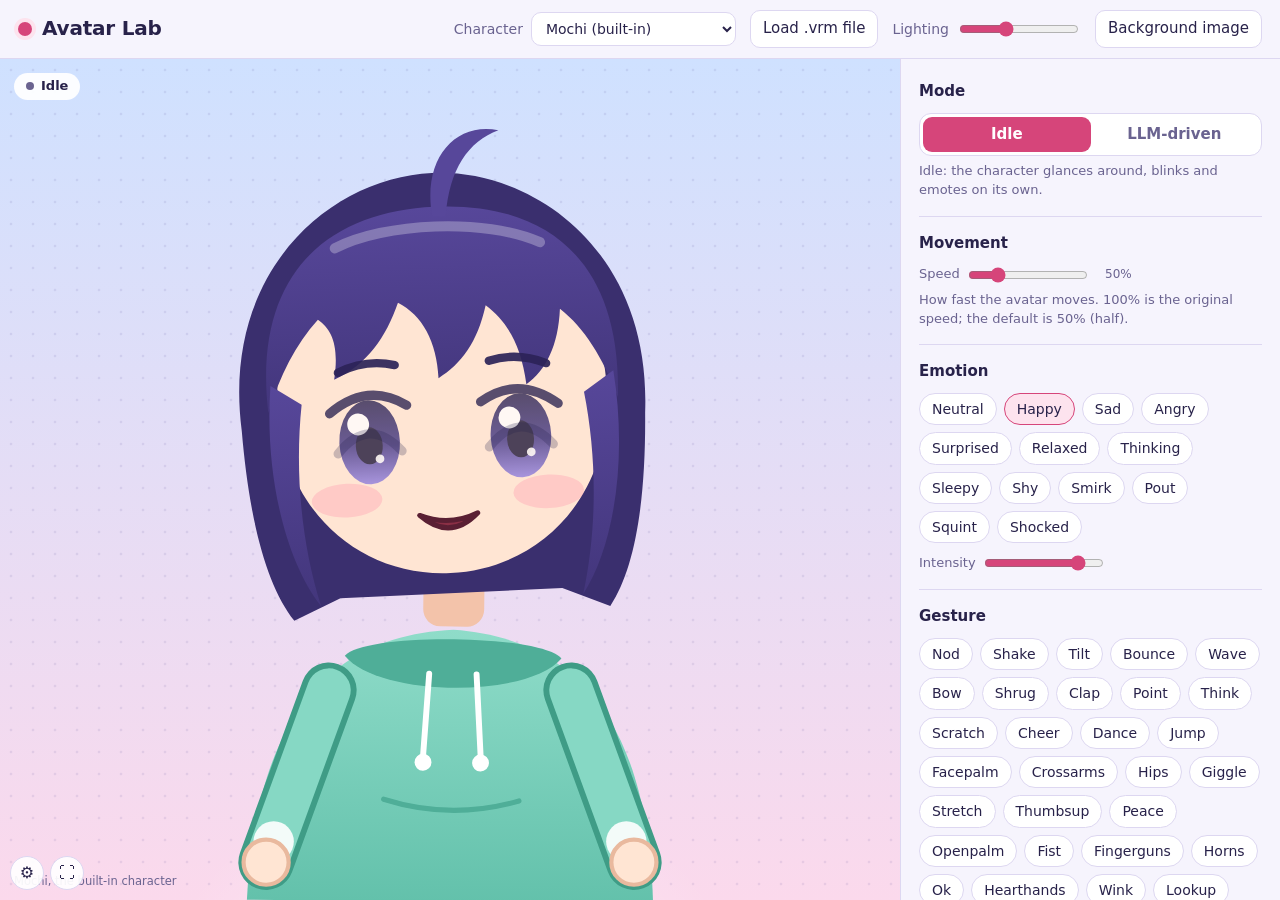
<file: web/public/avatar/index.html>
<!doctype html>
<html lang="en">
<head>
<meta charset="utf-8">
<meta name="viewport" content="width=device-width, initial-scale=1">
<title>Avatar Lab</title>
<style>
:root{
  --font: "M PLUS Rounded 1c", "Nunito", ui-rounded, "Segoe UI", system-ui, sans-serif;
  --stage-top:#cfe1ff; --stage-bot:#fbd9ec; --dots:rgba(70,60,140,.10);
  --panel:#f6f4fd; --ink:#28224a; --muted:#6a6390; --line:#ddd7f1;
  --chip:#ffffff; --chip-hover:#efeafe;
  --accent:#d6457a; --accent-ink:#ffffff; --accent-soft:#fde3ee;
  --live:#2b9c82; --warn:#c2572b;
  --bubble:rgba(255,255,255,.93);
}
@media (prefers-color-scheme: dark){
  :root{
    --stage-top:#27305c; --stage-bot:#4a2950; --dots:rgba(255,255,255,.07);
    --panel:#1c1932; --ink:#ece9ff; --muted:#a39dcb; --line:#353058;
    --chip:#262241; --chip-hover:#302a52; --accent:#ff6b9d; --accent-ink:#1c1932; --accent-soft:#3d2442;
    --live:#5fd3b5; --warn:#ff9a6b; --bubble:rgba(30,26,52,.92);
  }
}
*{box-sizing:border-box}
/* Embedded (?embed=1): only the character, on a transparent background, for hosting inside another app */
html.embed, html.embed body{background:transparent}
/* The embed hides the app's chrome, but keeps the chosen background and a small
   picker so the character, framing and background can be changed from the voice
   stage itself — the voice app reuses these choices via localStorage (same origin)
   and the message channel. */
html.embed .bar, html.embed .panel, html.embed .stage-top, html.embed .credit, html.embed .subtitle{display:none !important}
html.embed #bgImage{z-index:0}
html.embed .app{grid-template-rows:1fr;height:100%} html.embed .layout{grid-template-columns:1fr;grid-template-rows:1fr}
html.embed .stage{background:none} html.embed .stage::after{display:none}
[hidden]{display:none !important}
html,body{height:100%;margin:0}
body{font-family:var(--font);color:var(--ink);background:var(--panel);font-size:15px;line-height:1.45}
button,select,input,textarea{font:inherit;color:inherit}
:focus-visible{outline:3px solid var(--accent);outline-offset:2px}

.app{display:grid;grid-template-rows:auto 1fr;height:100%}
.bar{display:flex;align-items:center;gap:14px;padding:10px 18px;border-bottom:1px solid var(--line);flex-wrap:wrap}
.brand{font-weight:800;font-size:20px;letter-spacing:-.01em;margin-right:auto;display:flex;align-items:center;gap:10px}
.brand-dot{width:14px;height:14px;border-radius:50%;background:var(--accent);box-shadow:0 0 0 4px var(--accent-soft)}
.bar label{display:flex;align-items:center;gap:8px;color:var(--muted);font-size:14px}
select{background:var(--chip);border:1px solid var(--line);border-radius:10px;padding:7px 10px;color:var(--ink)}
.btn{background:var(--chip);border:1px solid var(--line);border-radius:10px;padding:7px 12px;cursor:pointer;font-weight:500}
.btn:hover{background:var(--chip-hover)}
.btn.primary{background:var(--accent);border-color:var(--accent);color:var(--accent-ink);font-weight:700}
.btn.primary:hover{filter:brightness(1.06)}
.btn:disabled{opacity:.5;cursor:not-allowed}

.layout{display:grid;grid-template-columns:minmax(0,1fr) 380px;min-height:0}
.stage{position:relative;overflow:hidden;min-height:0;
  background:
    radial-gradient(circle, var(--dots) 1.5px, transparent 1.6px) 0 0/22px 22px,
    linear-gradient(180deg,var(--stage-top),var(--stage-bot));}
.stage::after{content:"";position:absolute;left:50%;bottom:-38%;width:70%;height:55%;transform:translateX(-50%);
  background:radial-gradient(ellipse at center, rgba(255,255,255,.45), transparent 65%);pointer-events:none}
#svgAvatar{position:absolute;inset:0;width:100%;height:100%;z-index:1}
#vrmCanvas{position:absolute;inset:0;width:100%;height:100%;z-index:1;display:block}
.stage-top{position:absolute;top:14px;left:14px;right:14px;display:flex;gap:8px;align-items:center;z-index:5;flex-wrap:wrap}
/* In-voice-stage picker: a small gear button (bottom-left, out of the way) that
   opens character / framing / background selectors over the transparent stage. */
/* The gear picker is bottom-anchored and grows upward; when its body is tall, its top
   (the gear + the Character select) used to rise past the stage's top edge and get clipped
   by .stage{overflow:hidden}, so the avatar-choice control looked "almost invisible."
   Capping the whole block to the stage height (and letting the body scroll below) keeps
   the top row lower and always visible. */
.picker{position:absolute;left:10px;bottom:10px;z-index:6;display:flex;flex-direction:column;align-items:flex-start;gap:6px;max-height:calc(100% - 20px)}
.picker-row{display:flex;gap:6px;align-items:center}
.picker-row .pick-size{width:76px;height:34px;accent-color:var(--accent);cursor:pointer}
.picker-toggle{width:34px;height:34px;border-radius:50%;border:1px solid var(--line);background:var(--bubble);cursor:pointer;font-size:16px;display:grid;place-items:center;color:var(--ink)}
.picker-toggle:hover{background:var(--accent-soft)}
.picker-body{background:var(--bubble);border:1px solid var(--line);border-radius:12px;padding:12px 14px;display:flex;flex-direction:column;gap:10px;min-width:230px;max-width:70vw;box-shadow:0 6px 24px rgba(20,10,40,.18);flex:1 1 auto;min-height:0;overflow-y:auto;max-height:100%}
.picker-body label{display:flex;align-items:center;gap:8px;color:var(--muted);font-size:13px;white-space:nowrap}
.picker-body select{flex:1;min-width:0}
.picker-body label:has(> input[type=range]){display:flex}
.picker-body input[type=range]{flex:1;width:auto;accent-color:var(--accent)}
.pick-scale-val{font-size:12px;color:var(--muted);min-width:36px;text-align:right;flex:none}
.picker-actions{display:flex;gap:8px}
.picker-actions .btn{padding:5px 10px;font-size:13px}
.picker .hint{margin:0;font-size:12px;color:var(--muted);min-height:1em}
.persona-row{display:flex;gap:8px;align-items:center}
.persona-row select{flex:1;min-width:0}
/* Personality edit popup: a centered card over the stage (works on the full
   page and the embedded gear view alike). */
.persona-pop{position:fixed;inset:0;z-index:50;display:grid;place-items:center;background:rgba(40,30,90,.35)}
.persona-pop[hidden]{display:none}
.persona-card{background:var(--bubble);border:1px solid var(--line);border-radius:14px;box-shadow:0 10px 40px rgba(20,10,40,.30);padding:18px 20px;width:min(520px,92vw);display:flex;flex-direction:column;gap:12px}
.persona-card h3{margin:0;font-size:15px;color:var(--ink)}
.persona-card .hint{margin:0;font-size:12px;color:var(--muted)}
.persona-card textarea{width:100%;min-height:110px;resize:vertical;font:13px var(--font);color:var(--ink);background:var(--panel);border:1px solid var(--line);border-radius:10px;padding:8px 10px}
.persona-card .row{display:flex;gap:8px;align-items:center}
.persona-card .row label{display:flex;gap:8px;align-items:center;color:var(--muted);font-size:13px;flex:1}
.persona-card .row input{flex:1}
.badge{background:var(--bubble);border-radius:999px;padding:4px 12px;font-size:13px;font-weight:700;display:inline-flex;align-items:center;gap:7px}
.badge .pip{width:8px;height:8px;border-radius:50%;background:var(--muted)}
.badge.live .pip{background:var(--live)}
.badge.talk .pip{background:var(--accent);animation:pulse .8s infinite alternate}
@keyframes pulse{to{transform:scale(1.6);opacity:.5}}
.stage-top select{margin-left:auto;background:var(--bubble);border:none;font-size:13px}
.subtitle{position:absolute;left:50%;bottom:22px;transform:translateX(-50%);max-width:min(80%,640px);z-index:5;
  background:var(--bubble);border-radius:18px;padding:10px 18px;font-size:17px;font-weight:500;text-align:center;
  box-shadow:0 6px 24px rgba(40,30,90,.12)}
.credit{position:absolute;left:14px;bottom:10px;font-size:11.5px;color:var(--muted);z-index:4;max-width:60%}
.loading,.drop-hint{position:absolute;inset:0;display:grid;place-items:center;z-index:8;font-weight:700;font-size:18px;
  background:color-mix(in srgb, var(--panel) 55%, transparent);backdrop-filter:blur(3px)}
/* The ✕ that closes the enlarged (near-fullscreen) avatar view. Sits in the upper-right
   of the stage, above everything, and is hidden until the host reports full:true. */
.avatar-full-close{position:absolute;top:14px;right:14px;z-index:9;width:40px;height:40px;border-radius:50%;
  border:1px solid var(--line);background:var(--bubble);color:var(--ink);font-size:18px;line-height:1;cursor:pointer;
  display:grid;place-items:center;box-shadow:0 4px 18px rgba(40,30,90,.16)}
.avatar-full-close:hover{background:var(--accent-soft);border-color:var(--accent)}
/* Only hide the page's own ✕ when it is genuinely inside a host iframe (html.avatar-embedded,
   set from JS when window.parent !== window) — then the host supplies the single upper-right ✕.
   A directly-opened ?embed=1 page (top-level, no host) keeps its own ✕ as the native-fullscreen
   close button, and the standalone /avatar/ page keeps it too. */
html.avatar-embedded .avatar-full-close{display:none !important}
.drop-hint{border:3px dashed var(--accent);margin:12px;border-radius:20px}
.emotes{position:absolute;inset:0;pointer-events:none;z-index:6}
.emote{position:absolute;font-weight:800;font-size:40px;line-height:1;transform:translate(-50%,-50%);
  animation:emote 1.7s cubic-bezier(.2,.9,.3,1) forwards;text-shadow:0 2px 0 rgba(255,255,255,.7)}
.emote svg{width:44px;height:44px;display:block}
@keyframes emote{
  0%{opacity:0;transform:translate(-50%,-30%) scale(.4)}
  18%{opacity:1;transform:translate(-50%,-60%) scale(1.15)}
  30%{transform:translate(-50%,-65%) scale(1)}
  100%{opacity:0;transform:translate(-40%,-160%) scale(1)}
}
.e-happy{color:#e2557f}.e-surprised{color:#e9a21a}.e-thinking{color:#6b5bd2}.e-sleepy{color:#5c7bd6}.e-shy{color:#ff6f9a}

.panel{border-left:1px solid var(--line);overflow-y:auto;padding:6px 18px 30px}
.sec{padding:16px 0;border-bottom:1px solid var(--line)}
.sec:last-child{border-bottom:none}
.sec h2{font-size:15px;font-weight:800;margin:0 0 10px}
.hint{color:var(--muted);font-size:13px;margin:6px 0 0}
.seg{display:grid;grid-template-columns:1fr 1fr;background:var(--chip);border:1px solid var(--line);border-radius:12px;padding:3px}
.seg button{border:none;background:none;padding:7px;border-radius:9px;cursor:pointer;font-weight:700;color:var(--muted)}
.seg button[aria-pressed="true"]{background:var(--accent);color:var(--accent-ink)}
.chips{display:flex;flex-wrap:wrap;gap:7px}
.chip{background:var(--chip);border:1px solid var(--line);border-radius:999px;padding:5px 12px;cursor:pointer;font-size:14px}
.chip:hover{background:var(--chip-hover)}
.chip.on{border-color:var(--accent);background:var(--accent-soft)}
.row{display:flex;gap:8px;align-items:center;flex-wrap:wrap;margin-top:10px}
.row label{font-size:13px;color:var(--muted);display:flex;gap:6px;align-items:center}
input[type=range]{accent-color:var(--accent);width:120px}
input[type=text],textarea{width:100%;background:var(--chip);border:1px solid var(--line);border-radius:10px;padding:8px 10px}
textarea{min-height:108px;resize:vertical;font-size:14px}
.status{font-size:13px;font-weight:700;color:var(--muted)}
.status.ok{color:var(--live)}.status.bad{color:var(--warn)}
.log{font-size:12px;color:var(--muted);max-height:150px;overflow:auto;background:var(--chip);border:1px solid var(--line);border-radius:10px;padding:8px 10px;white-space:pre-wrap;word-break:break-word}
code{font-size:12.5px;background:var(--chip);border:1px solid var(--line);border-radius:5px;padding:0 4px}

/* Mobile/narrow layout for the STANDALONE page only. The embedded (voice-stage)
   iframe is always narrow, so this must NOT fire there: in embed the stage must
   fill the whole iframe (100% height). Otherwise the character + background stop
   at 62vh and the bottom third shows the host's white background. */
@media (max-width: 860px){
  html:not(.embed) .layout{grid-template-columns:1fr;grid-template-rows:62vh auto}
  html:not(.embed) .panel{border-left:none;border-top:1px solid var(--line);overflow:visible}
  html:not(.embed) .app{height:auto}
}
</style>
<script src="avatar-boot.js"></script>
<!-- Optional companion file listing extra characters. Missing is fine. -->
<script src="characters.js"></script>
<!-- Kokoro speaker roster for the per-character "Speaking voice" selector. -->
<script src="kokoro-voices.js"></script>
<script src="exercises.js"></script>
<script src="library.js"></script>
<script src="backgrounds.js"></script>
</head>
<body>
<div class="app">
  <header class="bar">
    <div class="brand"><span class="brand-dot" aria-hidden="true"></span>Avatar Lab</div>
    <label>Character <select id="charSelect"></select></label>
    <button class="btn" id="loadBtn">Load .vrm file</button>
    <label title="Brightness of the 3D lighting. Pale skin can wash out to white if too bright.">Lighting <input type="range" id="bright" min="40" max="120" step="5" value="70"></label>
    <button class="btn" id="bgBtn">Background image</button>
    <button class="btn" id="bgClear" hidden>Clear background</button>
    <input type="file" id="bgInput" accept="image/*" hidden>
    <input type="file" id="fileInput" accept=".vrm,.glb,.png,.jpg,.jpeg,.webp,.ktx2" multiple hidden>
  </header>

  <main class="layout">
    <section class="stage" id="stage" aria-label="Avatar stage">
      <canvas id="bgImage" style="position:absolute;inset:0;width:100%;height:100%;z-index:0;display:block" hidden></canvas>
      <img id="bgGif" style="position:absolute;inset:0;width:100%;height:100%;object-fit:cover;z-index:0" hidden alt="">
      <svg id="svgAvatar" viewBox="0 0 400 500" preserveAspectRatio="xMidYMax meet" aria-hidden="true"></svg>
      <canvas id="vrmCanvas" hidden></canvas>
      <div class="emotes" id="emotes"></div>
      <button type="button" id="fullClose" class="avatar-full-close" hidden title="Return to the small view" aria-label="Return to the small view">✕</button>
      <div class="stage-top">
        <span class="badge" id="modeBadge"><span class="pip"></span><span>Idle</span></span>
        <span class="badge" id="talkBadge" hidden><span class="pip"></span>Speaking</span>
        <select id="framing" aria-label="Camera framing" hidden>
          <option value="face">Face</option>
          <option value="bust" selected>Upper body</option>
          <option value="full">Full body</option>
        </select>
      </div>
      <div class="subtitle" id="subtitle" hidden></div>
      <div class="credit" id="credit"></div>
      <div class="loading" id="loading" hidden>Loading character…</div>
      <div class="drop-hint" id="dropHint" hidden>Drop a .vrm file (and any texture files) to load it</div>
      <div class="picker" id="picker" hidden>
        <div class="picker-row"><button class="picker-toggle" id="pickerToggle" title="Choose character and background">⚙</button><input class="pick-size" type="range" id="pickX" min="20" max="100" step="5" value="100" title="Panel width" aria-label="Avatar panel width"><input class="pick-size" type="range" id="pickY" min="20" max="100" step="5" value="100" title="Panel height" aria-label="Avatar panel height"><button class="picker-toggle" id="pickExpand" title="Enlarge the avatar" aria-label="Enlarge the avatar">⛶</button></div>
        <div class="picker-body" id="pickerBody" hidden>
          <label>Character <select id="pickChar"></select></label>
          <label>Framing <select id="pickFraming">
            <option value="face">Face</option>
            <option value="bust">Upper body</option>
            <option value="full">Full body</option>
          </select></label>
          <label>Position <input type="range" id="pickPos" min="0" max="100" step="1" value="50" aria-label="Horizontal position in the stage"></label>
          <label>Character size <input type="range" id="pickScale" min="50" max="100" step="1" value="100" aria-label="Character size — shrinks the character, not the picture or background"> <span class="pick-scale-val" id="pickScaleVal">100%</span></label>
          <label>Movement speed <input type="range" id="pickMotion" min="10" max="200" step="5" value="50" aria-label="Movement speed — how fast gestures, poses, dances and the idle sway play (100% is the original speed)"> <span class="pick-scale-val" id="pickMotionVal">50%</span></label>
          <label>Background <select id="pickBg"></select></label>
          <label>Speaking voice <select id="pickVoice" aria-label="Speaking voice (Kokoro)"></select></label>
          <label><input type="checkbox" id="pickSoftgate" checked> Soft noise gate — <span style="color:var(--muted);font-size:12px">removes the hum clone voices leave in the gaps between sentences (on = default; clean voices are unaffected)</span></label>
          <div class="persona-row">
            <label>Personality <select id="pickPersona" aria-label="Personality (how the agent talks)"></select></label>
            <button class="btn" id="pickPersonaEdit" title="Edit this personality's text — shared by every avatar that uses it.">Edit text…</button>
          </div>
          <div class="picker-actions">
            <button class="btn" id="pickTestVoice" title="Hear this character’s Kokoro voice (plays a short line through the portal’s TTS)">Test voice</button>
            <button class="btn" id="pickUploadBg">Upload image…</button>
            <button class="btn" id="pickClose">Done</button>
          </div>
          <p class="hint" id="pickStatus"></p>
        </div>
      </div>
    </section>

    <aside class="panel">
      <div class="sec">
        <h2>Mode</h2>
        <div class="seg" role="group" aria-label="Mode">
          <button id="modeIdle" aria-pressed="true">Idle</button>
          <button id="modeDriven" aria-pressed="false">LLM-driven</button>
        </div>
        <p class="hint" id="modeHint">Idle: the character glances around, blinks and emotes on its own.</p>
      </div>

      <div class="sec">
        <h2>Movement</h2>
        <div class="row"><label>Speed <input type="range" id="pickMotion2" min="10" max="200" step="5" value="50" aria-label="Movement speed — scales how fast gestures, poses, dances and the idle sway play"> <span class="pick-scale-val" id="pickMotionVal2">50%</span></label></div>
        <p class="hint">How fast the avatar moves. 100% is the original speed; the default is 50% (half).</p>
      </div>

      <div class="sec">
        <h2>Emotion</h2>
        <div class="chips" id="emotionChips"></div>
        <div id="customWrap" hidden>
          <p class="hint" style="margin:10px 0 6px">This character's own expressions (tag: <code>[expr:Name]</code>)</p>
          <div class="chips" id="customChips"></div>
        </div>
        <div class="row"><label>Intensity <input type="range" id="intensity" min="0.1" max="1" step="0.05" value="0.85"></label></div>
      </div>

      <div class="sec">
        <h2>Gesture</h2>
        <div class="chips" id="gestureChips"></div>
      </div>

      <div class="sec">
        <h2>Martial arts poses</h2>
        <div class="chips" id="poseChips"></div>
        <h2 style="margin-top:14px">Ballet poses</h2>
        <div class="chips" id="balletChips"></div>
        <h2 style="margin-top:14px">Exercises</h2>
        <div class="chips" id="exerciseChips"></div>
        <p class="hint">3D characters only. Tag: <code>[pose:horse]</code>, or <code>[pose:horse:5]</code> to hold for 5 seconds. Full body framing shows the legs.
          Poses from <em>Martial Arts Pose Pack</em> (CC BY) and <em>Ballet Poses Exhibit</em> by Luminestrial, adapted from Virt-A-Mate.</p>
      </div>

      <div class="sec">
        <h2>Simulated LLM reply</h2>
        <textarea id="sayText" spellcheck="false"></textarea>
        <p class="hint">Tags like <code>[happy]</code>, <code>[sad:0.5]</code> or <code>[wave]</code> fire at that point in the speech. JSON commands work too.</p>
        <div class="row">
          <button class="btn primary" id="runBtn">Speak it</button>
          <button class="btn" id="stopBtn">Stop</button>
          <select id="sampleSelect" aria-label="Load a sample">
            <option value="">Load a sample…</option>
            <option value="tags">Tagged text</option>
            <option value="json">JSON commands</option>
            <option value="long">Longer reply</option>
            <option value="gestures">Gesture tour</option>
          </select>
        </div>
        <div class="row">
          <label><input type="checkbox" id="ttsOn" checked> Browser voice</label>
          <select id="voiceSelect" aria-label="Voice" style="max-width:190px"></select>
        </div>
        <div class="row">
          <label>Speaking voice <select id="kokoroVoice" aria-label="Speaking voice (Kokoro)" style="max-width:190px"></select></label>
          <button class="btn" id="testKokoroBtn" title="Plays a short line through the portal's Kokoro TTS — the same voice this character gets in voice mode. The “Browser voice” test above never uses Kokoro.">Test Kokoro voice</button>
        </div>
        <div class="row persona-row">
          <label>Personality <select id="persona" aria-label="Personality (how the agent talks)"></select></label>
          <button class="btn" id="personaEditBtn" title="Edit this personality's text — shared by every avatar that uses it. It changes how the agent talks, applied to your messages by the portal.">Edit text…</button>
        </div>
        <p class="hint" style="margin-top:0">“Personality” is how the agent talks to you. It is remembered per avatar (this character keeps its choice every time it is picked, and several avatars can share the same personality). “Edit text…” opens a popup where you change the personality's words — the change applies to your messages immediately and to every avatar using that personality.</p>
        <p class="hint" style="margin-top:0">“Speaking voice” is the Kokoro voice the portal’s TTS uses when this character talks in voice mode. It is remembered per character, so the choice sticks every time this avatar is picked. “Browser voice” only affects this page’s own demo speech — press “Test Kokoro voice” to actually hear the Kokoro voice (it needs your portal login the first time).</p>
        <div class="row">
          <label>Rate <input type="range" id="rate" min="0.6" max="1.6" step="0.05" value="1"></label>
          <label>Pitch <input type="range" id="pitch" min="0.5" max="2" step="0.05" value="1.15"></label>
        </div>
      </div>

      <div class="sec">
        <h2>Lip sync from microphone</h2>
        <p class="hint" style="margin-top:0">Tests the audio-driven mouth path that real TTS audio will use later.</p>
        <div class="row"><button class="btn" id="micBtn">Start microphone</button></div>
      </div>

      <div class="sec">
        <h2>Remote control</h2>
        <input type="text" id="wsUrl" value="ws://localhost:8765" aria-label="WebSocket address">
        <div class="row">
          <button class="btn" id="wsBtn">Connect</button>
          <span class="status" id="wsStatus">Not connected</span>
        </div>
        <p class="hint">Also listens for <code>window.avatar.command({...})</code>, <code>postMessage({avatar:{...}})</code> and BroadcastChannel <code>avatar-lab</code>.</p>
      </div>

      <div class="sec" id="modelCheck" hidden>
        <h2>Model check</h2>
        <p id="checkVerdict" style="margin:0;white-space:pre-line"></p>
        <div class="log" id="checkDetails" style="margin-top:10px"></div>
        <div class="row"><button class="btn" id="copyCheck">Copy report</button></div>
      </div>

      <div class="sec">
        <h2>Event log</h2>
        <div class="log" id="log" aria-live="polite"></div>
      </div>
    </aside>
  </main>
</div>

<!-- three.js r169 (MIT) + @pixiv/three-vrm 3.x (MIT) + Basis Universal transcoder (Apache-2.0) + meshoptimizer decoder (MIT), bundled inline so the file works offline.
     Loaded lazily by avatar-app.js (ensureLibs) the first time a .vrm character is
     picked, so the built-in 2D character and the page itself load without the 1.7 MB 3D stack. -->

<!-- Personality edit popup: the single place the user rewrites a personality's
     text. It is shared by every avatar that uses that personality, and the
     portal folds the text into your messages (see avatar-app.js "Personality"). -->
<div class="persona-pop" id="personaPop" hidden>
  <div class="persona-card">
    <h3>Edit personality</h3>
    <p class="hint" id="personaPopHint"></p>
    <div class="row">
      <label>Name <input type="text" id="personaLabel" maxlength="40" aria-label="Personality name"></label>
    </div>
    <textarea id="personaText" spellcheck="true" aria-label="Personality text" placeholder="Describe how the agent should talk to you…"></textarea>
    <p class="hint">This text is placed in front of each message you send, so the agent reads it first. Leave it empty (or pick Default) for the normal voice.</p>
    <div class="row" style="justify-content:flex-end">
      <button class="btn" id="personaPopCancel">Cancel</button>
      <button class="btn primary" id="personaPopSave">Save</button>
    </div>
  </div>
</div>

<script src="avatar-app.js"></script>
</body>
</html>
</file>
